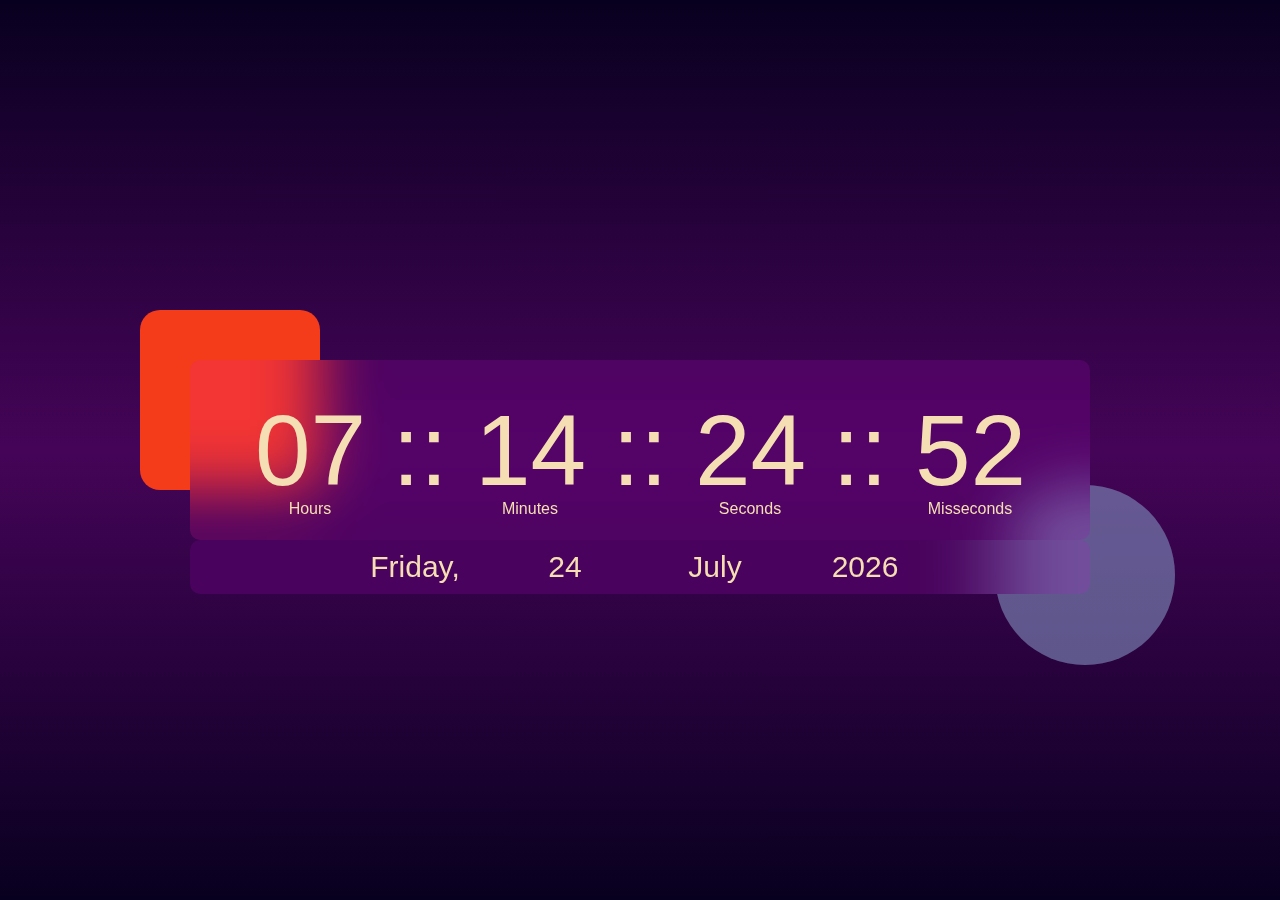
<file: Digital-Clock/index.html>
<!DOCTYPE html>
<html lang="en">
<head>
    <meta charset="UTF-8">
    <meta name="viewport" content="width=device-width, initial-scale=1.0">
    <link rel="stylesheet" href="style.css">
    <title>Clock</title>
</head>
<body>
    <script src="script.js"></script> 
    <div class="hero">
        <div class="box">
            <div class="digiclock">
                <span id="hrs"></span>
                <span>::</span>
                <span id="min"></span>
                <span>::</span>
                <span id="sec"></span>
                <span>::</span>
                <span id="mis"></span>
                    
            </div>
                <div class="date">
                    <span id="day"></span>
                    <span id="date"></span>
                    <span id="month"></span>
                    <span id="year"></span>

                </div>
               

            </div>
        </div>
    </div>
</body>
</html>
</file>
<file: Digital-Clock/style.css>
*{
    margin: 0;
    padding: 0;
    font-family: 'poppins', sans-serif;
    box-sizing: border border-box;
}

.hero{
    width: 100%;
    min-height: 100vh;
    background: linear-gradient(0deg, #08001f, #450458,#08001f);
    color: wheat;
    position: relative;
}

.box{
    width: 900px;
    height: 180px;
    position: absolute;
    top: 50%;
    left: 50%;
    transform: translate(-50%, -50%);
}

/*clock transparent background*/
.digiclock{
    width: 100%;
    height: 100%;
    background: rgba(235, 0, 255, 0.11);
    border-radius: 10px;
    display: flex;
    align-items: center;
    justify-content: center;
    backdrop-filter: blur(30px);
}

/*left side squre*/
.box::before{
    content: '';
    width: 180px;
    height: 180px;
    background: #f43c1b;
    border-radius: 20px;
    position: absolute;
    left: -50px;
    top: -50px;
    z-index: 0;
    }



/*right side circle*/
.box::after{
    content: '';
    width: 180px;
    height: 180px;
    background: #7b91f8;
    border-radius: 50%;
    position: absolute;
    right: -85px;
    bottom: -125px;
    z-index: -10;
    backdrop-filter: invert(80%);
    opacity: 30%;
}

/*clock digits*/
.digiclock span{
    font-size: 100px;
    width: 110px;
    display: inline-block;
    text-align: center;
    position: relative;  
}

/*clock lable*/
.digiclock span::after{
    content: '';
    font-size: 16px;
    position: absolute;
    align-self:center;
    justify-self: center;
    bottom: -10px;
    left: 50%;
    transform: translateX(-50%);
}

#hrs::after{
    content: 'Hours';
}

#min::after{
    content: 'Minutes';
}

#sec::after{
    content: 'Seconds';
}

#mis::after{
    content: 'Misseconds';
}

.date{
    width: 100%;
    height: 30%;
    background: rgba(235, 0, 255, 0.11);
    border-radius: 10px;
    display: flex;
    align-items: center;
    justify-content: center;
    backdrop-filter: blur(40px);
}

.date span{
    font-size: 30px;
    width: 150px;
    display: inline-block;
    text-align: center;
    position: relative; 
}

@media (max-width: 10000px) {
    .digiclock {
        font-size: 2rem;
    }
    .date {
        font-size: 1rem;
    }
  }
</file>
